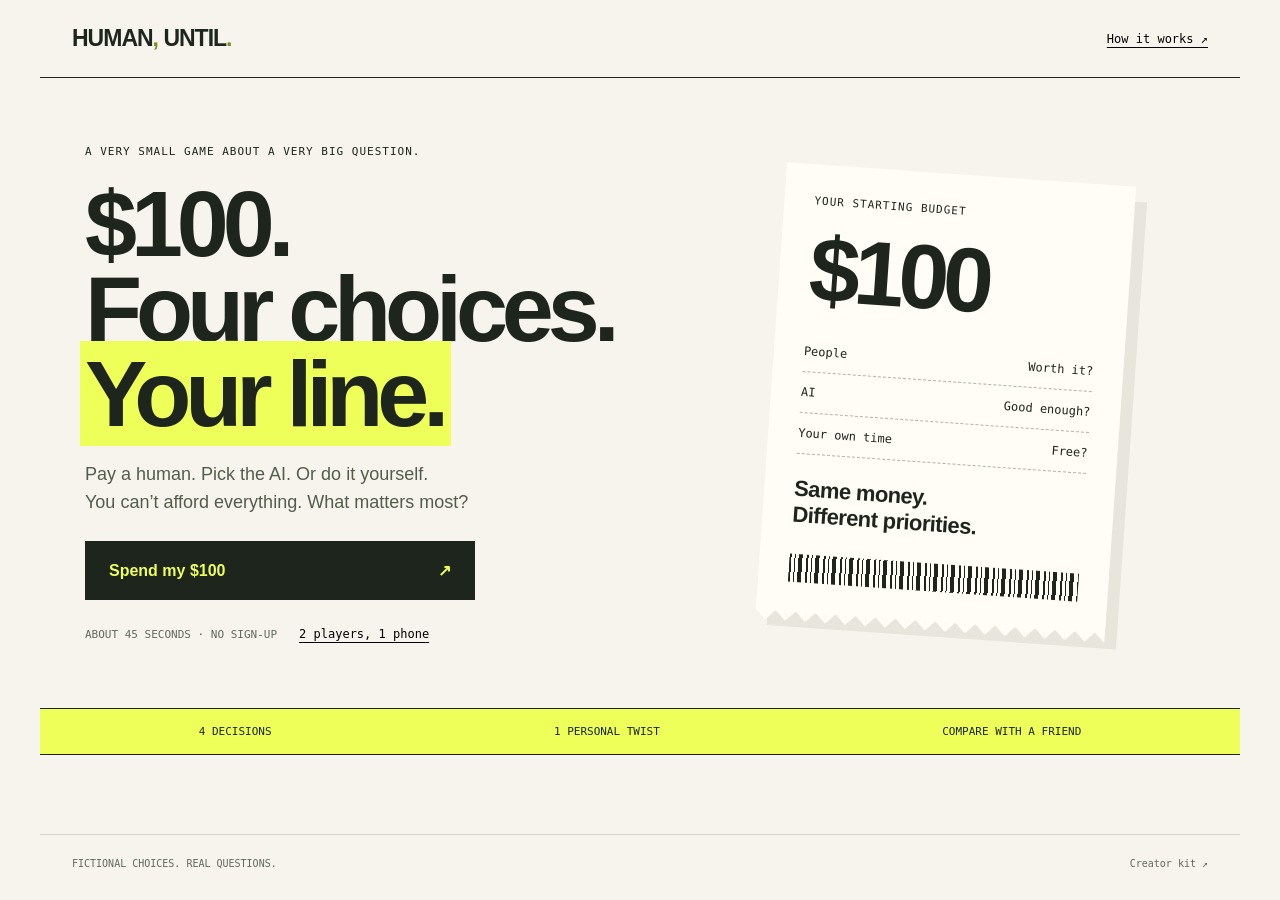
<file: docs/index.html>
<!doctype html><html lang="en"><head><meta charset="utf-8"><meta name="viewport" content="width=device-width,initial-scale=1"><meta name="theme-color" content="#eeff59"><title>HUMAN, UNTIL. | $100. Four choices. Where’s your line?</title><meta name="description" content="Spend $100 across four human-or-AI decisions. Then see what changes when it’s your work. Compare with a friend. No sign-up."><meta property="og:title" content="$100. Four choices. Where’s your line?"><meta property="og:description" content="HUMAN, UNTIL. Play first. Compare with a friend."><meta property="og:type" content="website"><meta property="og:url" content="https://shemyakovcapt-beep.github.io/human-until/"><meta property="og:image" content="https://shemyakovcapt-beep.github.io/human-until/social.png"><meta name="twitter:card" content="summary_large_image"><link rel="icon" href="icon.svg" type="image/svg+xml"><link rel="stylesheet" href="v2.css"></head><body><header><a class="brand" href="./">HUMAN<span>,</span> UNTIL<span>.</span></a><button class="quiet" id="about">How it works ↗</button></header><main id="app"></main><footer><span>FICTIONAL CHOICES. REAL QUESTIONS.</span><a href="studio.html">Creator kit ↗</a></footer><div id="toast" role="status" aria-live="polite"></div><dialog id="info"><button id="close-info" class="close" aria-label="Close">×</button><p class="eyebrow">THE PREMISE</p><h2>Small budget.<br>Big questions.</h2><p>Spend up to $100 across four invented purchases. Choose a person, choose AI, or do the work yourself. There is no timer and no score for being a good person.</p><p>Assume either paid option meets the brief and is properly licensed. DIY costs your time. All prices and times are fictional. Real decisions depend on quality, rights, working conditions, and what you can afford.</p><p>Your last solo receipt for each set is saved in this browser, so a friend’s reply can be compared without playing again. You can clear these saved receipts below. A friend link contains your choices in the URL fragment, so anyone with it can read them. No account, camera, microphone, or live AI connection is used. Hosting may keep normal access logs.</p><p>Three sets of dilemmas rotate daily in UTC. Friend links always preserve the original set. There is no global leaderboard or invented crowd statistic.</p><button class="quiet" id="clear-saved">Clear saved receipts</button><p>Made with AI assistance. That’s part of the conversation.</p></dialog><noscript><p class="nojs">This game needs JavaScript to run. Please enable it and reload.</p></noscript><script type="module" src="v2.js"></script></body></html>
</file>
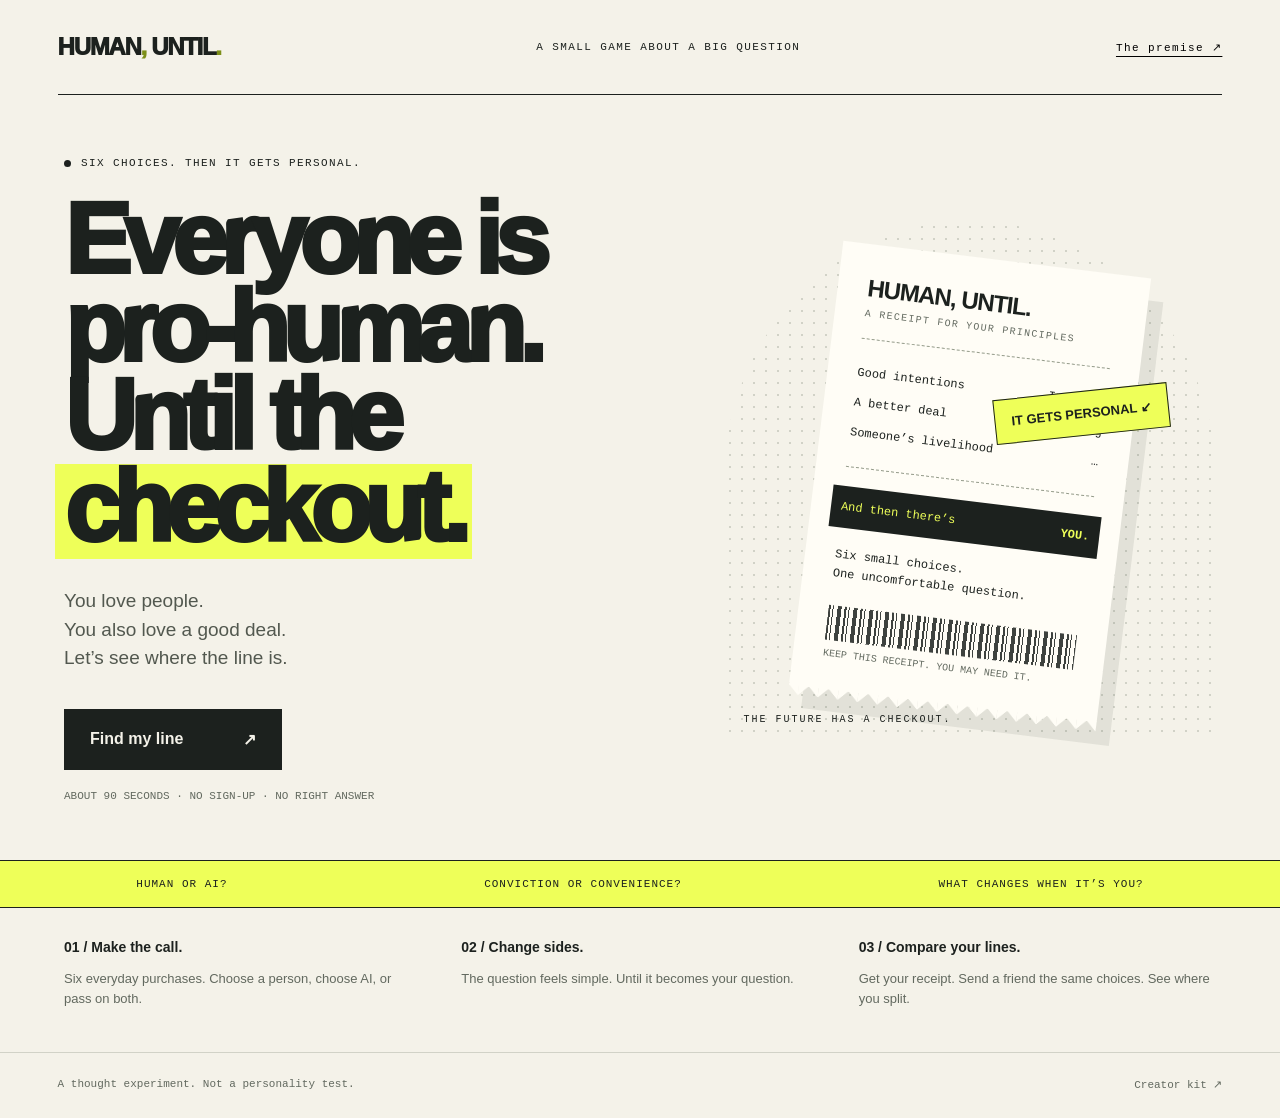
<file: docs/v1/index.html>
<!doctype html>
<html lang="en"><head><meta charset="utf-8"><meta name="viewport" content="width=device-width,initial-scale=1"><meta name="theme-color" content="#eeff59"><title>HUMAN, UNTIL. — What changes when it’s you?</title><meta name="description" content="Everyone is pro-human. Until the checkout. Six choices. One uncomfortable twist. Play, get your receipt, and compare with a friend."><meta property="og:title" content="HUMAN, UNTIL."><meta property="og:description" content="Everyone is pro-human. Until the checkout. Six choices. Then it gets personal."><meta property="og:type" content="website"><meta property="og:url" content="https://shemyakovcapt-beep.github.io/human-until/"><meta property="og:image" content="https://shemyakovcapt-beep.github.io/human-until/social.png"><meta name="twitter:card" content="summary_large_image"><link rel="icon" href="icon.svg" type="image/svg+xml"><link rel="stylesheet" href="style.css"></head>
<body><header class="topbar"><a href="./" class="wordmark" aria-label="Human Until home">HUMAN<span>,</span> UNTIL<span>.</span></a><span class="topnote">A SMALL GAME ABOUT A BIG QUESTION</span><button id="about" class="text-button">The premise ↗</button></header><main id="app"></main><footer><span>A thought experiment. Not a personality test.</span><a href="../studio.html">Creator kit ↗</a></footer><div id="toast" role="status" aria-live="polite"></div><dialog id="info"><button id="close-info" class="close" aria-label="Close">×</button><p class="eyebrow">READ THE SMALL PRINT</p><h2>Fictional prices.<br>Real questions.</h2><p>All six situations and prices are invented. Assume both options meet the brief and that the AI options are properly licensed. This is a simplified thought experiment, not a claim that AI can replace every professional.</p><p>You can pass on any purchase. There is no timer, correct answer, or score for being a good person. Context, budget, quality, rights, and working conditions matter in real life.</p><p>No account, camera, microphone, or AI connection is needed. The game does not send your choices to a server. A challenge link contains your seven choices in its URL fragment; anyone you share it with can decode them. Hosting may keep standard access logs.</p><p>Made with AI assistance. Yes, that is part of the conversation.</p><a href="../studio.html#context">Sources & launch notes ↗</a></dialog><script type="module" src="app.js"></script></body></html>
</file>
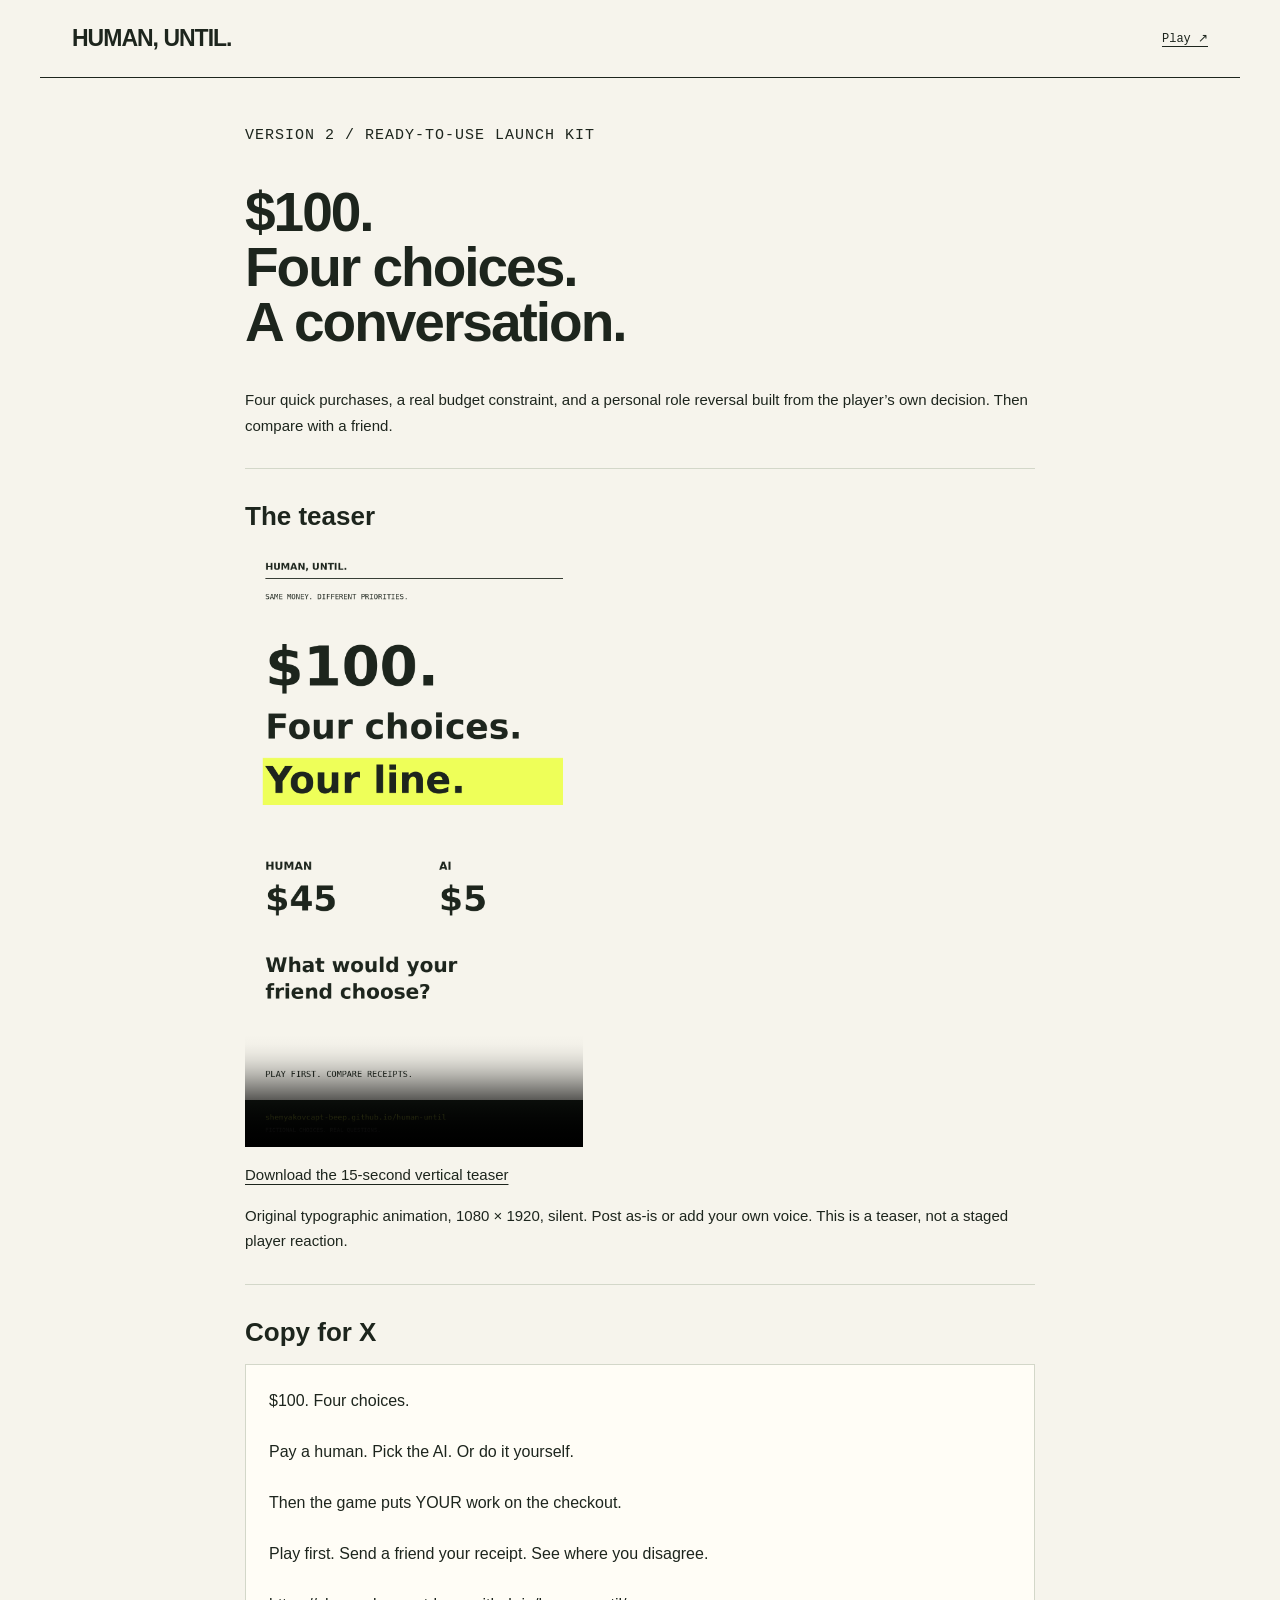
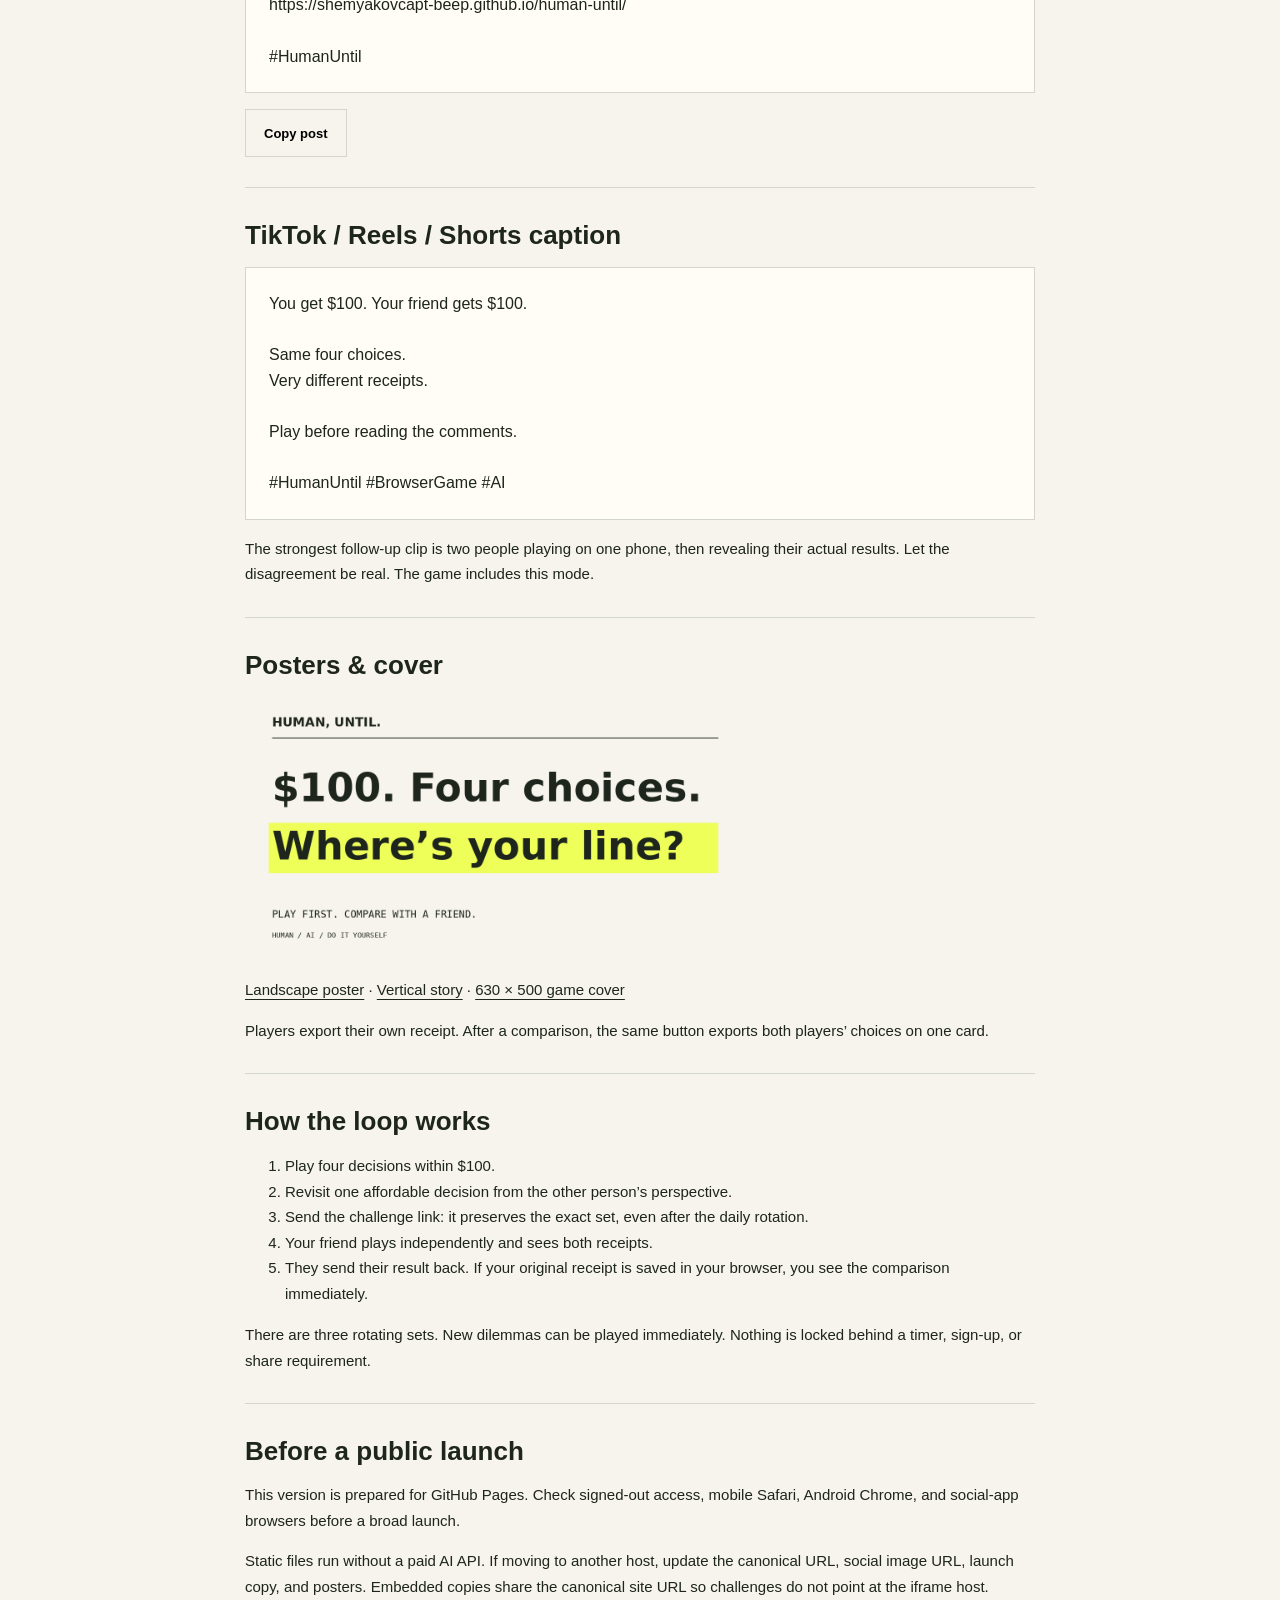
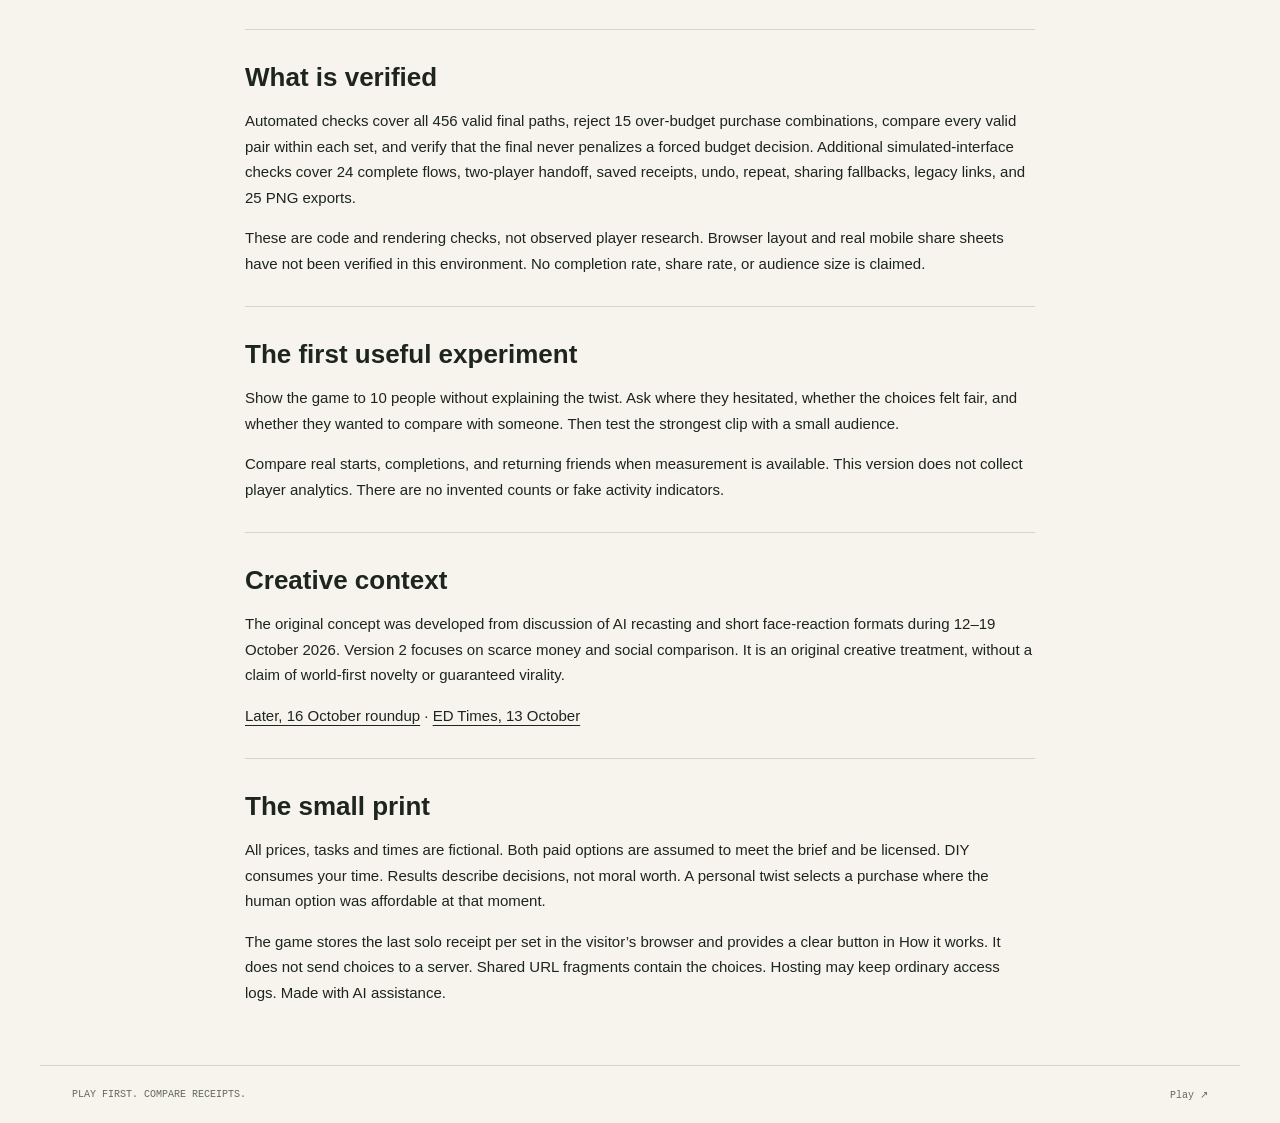
<file: docs/studio.html>
<!doctype html><html lang="en"><head><meta charset="utf-8"><meta name="viewport" content="width=device-width,initial-scale=1"><title>Launch kit | HUMAN, UNTIL.</title><link rel="stylesheet" href="v2.css"><link rel="icon" href="icon.svg"></head><body><header><a class="brand" href="./">HUMAN, UNTIL.</a><a class="quiet" href="./">Play ↗</a></header><main class="studio"><p class="eyebrow">VERSION 2 / READY-TO-USE LAUNCH KIT</p><h1>$100.<br>Four choices.<br>A conversation.</h1><p>Four quick purchases, a real budget constraint, and a personal role reversal built from the player’s own decision. Then compare with a friend.</p><section><h2>The teaser</h2><video controls playsinline preload="metadata" poster="story.png" style="display:block;max-height:600px;max-width:100%" aria-label="Fifteen-second Human Until teaser"><source src="teaser.mp4" type="video/mp4"></video><p><a href="teaser.mp4" download="human-until-teaser.mp4">Download the 15-second vertical teaser</a></p><p>Original typographic animation, 1080 × 1920, silent. Post as-is or add your own voice. This is a teaser, not a staged player reaction.</p></section><section><h2>Copy for X</h2><pre id="post">$100. Four choices.

Pay a human. Pick the AI. Or do it yourself.

Then the game puts YOUR work on the checkout.

Play first. Send a friend your receipt. See where you disagree.

https://shemyakovcapt-beep.github.io/human-until/

#HumanUntil</pre><button class="alt" id="copy-post">Copy post</button></section><section><h2>TikTok / Reels / Shorts caption</h2><pre>You get $100. Your friend gets $100.

Same four choices.
Very different receipts.

Play before reading the comments.

#HumanUntil #BrowserGame #AI</pre><p>The strongest follow-up clip is two people playing on one phone, then revealing their actual results. Let the disagreement be real. The game includes this mode.</p></section><section><h2>Posters & cover</h2><img src="social.png" alt="$100. Four choices. Where’s your line?"><p><a href="social.png" download="human-until-landscape.png">Landscape poster</a> · <a href="story.png" download="human-until-story.png">Vertical story</a> · <a href="itch-cover.png" download="human-until-cover.png">630 × 500 game cover</a></p><p>Players export their own receipt. After a comparison, the same button exports both players’ choices on one card.</p></section><section><h2>How the loop works</h2><ol><li>Play four decisions within $100.</li><li>Revisit one affordable decision from the other person’s perspective.</li><li>Send the challenge link: it preserves the exact set, even after the daily rotation.</li><li>Your friend plays independently and sees both receipts.</li><li>They send their result back. If your original receipt is saved in your browser, you see the comparison immediately.</li></ol><p>There are three rotating sets. New dilemmas can be played immediately. Nothing is locked behind a timer, sign-up, or share requirement.</p></section><section><h2>Before a public launch</h2><p>This version is prepared for GitHub Pages. Check signed-out access, mobile Safari, Android Chrome, and social-app browsers before a broad launch.</p><p>Static files run without a paid AI API. If moving to another host, update the canonical URL, social image URL, launch copy, and posters. Embedded copies share the canonical site URL so challenges do not point at the iframe host.</p></section><section><h2>What is verified</h2><p>Automated checks cover all 456 valid final paths, reject 15 over-budget purchase combinations, compare every valid pair within each set, and verify that the final never penalizes a forced budget decision. Additional simulated-interface checks cover 24 complete flows, two-player handoff, saved receipts, undo, repeat, sharing fallbacks, legacy links, and 25 PNG exports.</p><p>These are code and rendering checks, not observed player research. Browser layout and real mobile share sheets have not been verified in this environment. No completion rate, share rate, or audience size is claimed.</p></section><section><h2>The first useful experiment</h2><p>Show the game to 10 people without explaining the twist. Ask where they hesitated, whether the choices felt fair, and whether they wanted to compare with someone. Then test the strongest clip with a small audience.</p><p>Compare real starts, completions, and returning friends when measurement is available. This version does not collect player analytics. There are no invented counts or fake activity indicators.</p></section><section id="context"><h2>Creative context</h2><p>The original concept was developed from discussion of AI recasting and short face-reaction formats during 12–19 October 2026. Version 2 focuses on scarce money and social comparison. It is an original creative treatment, without a claim of world-first novelty or guaranteed virality.</p><p><a href="https://later.com/blog/tiktok-trends/" target="_blank" rel="noopener">Later, 16 October roundup</a> · <a href="https://edtimes.in/what-is-the-viral-hotel-lobby-ai-trend/" target="_blank" rel="noopener">ED Times, 13 October</a></p></section><section><h2>The small print</h2><p>All prices, tasks and times are fictional. Both paid options are assumed to meet the brief and be licensed. DIY consumes your time. Results describe decisions, not moral worth. A personal twist selects a purchase where the human option was affordable at that moment.</p><p>The game stores the last solo receipt per set in the visitor’s browser and provides a clear button in How it works. It does not send choices to a server. Shared URL fragments contain the choices. Hosting may keep ordinary access logs. Made with AI assistance.</p></section></main><footer><span>PLAY FIRST. COMPARE RECEIPTS.</span><a href="./">Play ↗</a></footer><script>document.querySelector('#copy-post').onclick=async function(){const t=document.querySelector('#post').textContent;try{await navigator.clipboard.writeText(t);this.textContent='Copied';}catch{window.prompt('Copy the post:',t);}};</script></body></html>
</file>
<file: docs/v2.css>
:root{--ink:#1d251d;--paper:#f6f4ec;--acid:#eeff59;--grey:#62695e;--line:#d3d7c9;--mono:ui-monospace,SFMono-Regular,Consolas,monospace}*{box-sizing:border-box}body{margin:0;background:var(--paper);color:var(--ink);font-family:Arial,Helvetica,sans-serif}button,a{-webkit-tap-highlight-color:transparent}button{font:inherit;cursor:pointer}a{color:inherit;text-decoration:none}a:hover{text-decoration:underline}button:focus-visible,a:focus-visible,summary:focus-visible{outline:3px solid #6e801b;outline-offset:4px}button:disabled{cursor:not-allowed}header{height:78px;display:flex;align-items:center;justify-content:space-between;max-width:1200px;margin:auto;padding:0 32px;border-bottom:1px solid var(--ink)}.brand{font-size:23px;font-weight:900;letter-spacing:-1px}.brand span{color:#7e8d22}.quiet{background:none;border:0;font:12px var(--mono);padding:12px 0;text-decoration:underline;text-underline-offset:4px}.eyebrow,.micro{font:11px/1.6 var(--mono);letter-spacing:1px}.eyebrow{margin:0 0 20px}.micro{color:var(--grey);letter-spacing:0}main{min-height:calc(100svh - 144px);max-width:1200px;margin:auto}.home{display:grid;grid-template-columns:1.05fr .95fr;gap:60px;padding:65px 45px 55px;align-items:center}.home h1{font-size:clamp(60px,7.3vw,100px);line-height:.91;letter-spacing:-.065em;margin:0 0 25px}.home h1 span{background:var(--acid);box-shadow:8px 0 var(--acid),-5px 0 var(--acid)}.lede{font-size:18px;line-height:1.55;color:#535d4d;max-width:500px;margin:0 0 25px}.primary{background:var(--ink);color:var(--acid);border:1px solid var(--ink);display:flex;align-items:center;justify-content:space-between;gap:30px;padding:19px 23px;font-weight:750;font-size:16px;min-height:58px}.primary:hover{background:#35412c}.primary:active,.option:active{transform:translateY(1px)}.home .primary{width:100%;max-width:390px}.alt{background:transparent;border:1px solid var(--line);padding:15px 18px;min-height:48px;font-weight:600;font-size:13px}.alt:hover{border-color:var(--ink);background:#fff}.home-secondary{margin-top:15px;display:flex;align-items:center;gap:22px}.ticket{background:#fffdf6;box-shadow:12px 15px 0 #20281a12;padding:30px;transform:rotate(4deg);max-width:350px;width:100%;margin:20px auto;position:relative}.ticket:after{content:'';position:absolute;bottom:-12px;left:0;right:0;height:13px;background:linear-gradient(135deg,#fffdf6 25%,transparent 25%) -10px 0,linear-gradient(225deg,#fffdf6 25%,transparent 25%) -10px 0;background-size:20px 24px}.ticket-head{font:11px var(--mono);letter-spacing:1px}.ticket-big{font-size:91px;line-height:1.1;letter-spacing:-6px;font-weight:900;margin:12px 0}.ticket-row{display:flex;justify-content:space-between;font:12px var(--mono);padding:13px 0;border-bottom:1px dashed #aeb4a3}.ticket p{font-size:22px;font-weight:800;line-height:1.2;letter-spacing:-.6px}.barcode{height:28px;background:repeating-linear-gradient(90deg,var(--ink) 0 2px,transparent 2px 5px,var(--ink) 5px 6px,transparent 6px 9px,var(--ink) 9px 13px,transparent 13px 17px);margin-top:25px}.tagline{display:flex;justify-content:space-around;background:var(--acid);border-block:1px solid var(--ink);padding:16px 25px;gap:15px;font:11px var(--mono)}footer{max-width:1200px;margin:auto;border-top:1px solid var(--line);padding:23px 32px;display:flex;justify-content:space-between;gap:16px;font:10px var(--mono);color:var(--grey)}.challenge-note{background:var(--acid);font:12px/1.5 var(--mono);padding:14px 32px}.play{max-width:790px;padding:32px 30px 45px;margin:auto}.gamebar{display:flex;justify-content:space-between;align-items:center;margin-bottom:20px}.pack{font:11px var(--mono);text-transform:uppercase;letter-spacing:1px}.wallet{display:flex;align-items:baseline;gap:8px}.wallet strong{font-size:29px;letter-spacing:-1px}.wallet span{font:11px var(--mono);color:var(--grey)}.track{height:5px;display:flex;gap:5px;margin:0 0 35px}.track i{flex:1;background:var(--line)}.track i.done{background:var(--ink)}.track i.active{background:#97a822}.play h1{font-size:clamp(38px,5vw,59px);line-height:1.02;letter-spacing:-.05em;margin:0 0 14px}.story{font-size:18px;line-height:1.5;color:#535d4d;margin:0 0 25px;max-width:600px}.options{display:grid;grid-template-columns:1fr 1fr;gap:14px}.option{text-align:left;border:1px solid #aab29f;background:transparent;min-height:163px;padding:22px;position:relative;transition:background .15s,border-color .15s}.option:hover:not(:disabled){background:white;border-color:var(--ink)}.option.ai:hover:not(:disabled){background:var(--acid)}.option .option-top{font:11px var(--mono);letter-spacing:1.5px;display:flex;justify-content:space-between}.option .price{font-size:47px;font-weight:850;letter-spacing:-2px;display:block;margin:13px 0 7px}.option .option-note{font-size:13px;color:var(--grey);display:block;line-height:1.5}.option:disabled{border-color:var(--line);background:#eaece4;color:#70786b}.option:disabled .option-note{color:#62695e}.diy{width:100%;margin-top:12px;padding:17px 20px;background:transparent;border:1px solid var(--line);text-align:left;display:flex;justify-content:space-between;align-items:center;gap:15px;font-size:13px}.diy:hover{background:white;border-color:#89917c}.diy strong{font-size:16px}.round-foot{display:flex;align-items:center;justify-content:space-between;margin-top:15px;gap:20px}.round-foot .micro{font-size:10px}.back{border:0;background:none;padding:12px 0;font-size:12px;text-decoration:underline;white-space:nowrap}.choice-history{display:flex;gap:8px;margin-top:20px}.choice-history span{width:23px;height:23px;display:grid;place-items:center;font:11px var(--mono);background:#e5e8de}.choice-history span.H{background:var(--ink);color:white}.choice-history span.A{background:var(--acid)}.reveal{background:var(--ink);color:var(--paper);padding:55px max(30px,10%);min-height:calc(100svh - 145px)}.reveal .eyebrow{color:var(--acid)}.reveal h1{font-size:clamp(50px,6.5vw,83px);line-height:.98;letter-spacing:-.06em;margin:0 0 25px;max-width:800px}.reveal h1 em{font-style:normal;color:var(--acid)}.reveal .story{color:#ccd2c5;max-width:650px;font-size:18px}.mirror-invoice{border-top:1px solid #697360;border-bottom:1px solid #697360;display:flex;justify-content:space-between;max-width:650px;gap:25px;padding:20px 0;margin:25px 0}.mirror-invoice span{font:11px var(--mono);color:#ccd2c5;display:block;margin-bottom:8px}.mirror-invoice strong{font-size:40px;letter-spacing:-1px}.reveal .options{max-width:700px}.reveal .option{color:var(--paper);border-color:#79816f;min-height:105px}.reveal .option:hover{background:var(--acid);color:var(--ink)}.reveal .option b{font-size:17px;display:block;line-height:1.4;margin-bottom:8px}.reveal .option small{font-size:12px;line-height:1.4;opacity:.8}.reveal .back{color:#d7dccf}.reveal .micro{color:#b3bca8}.result{max-width:1020px;padding:42px 32px 50px;margin:auto}.result-grid{display:grid;grid-template-columns:1.15fr .85fr;gap:50px;align-items:start}.result h1{font-size:clamp(40px,5.6vw,69px);line-height:.97;letter-spacing:-.055em;margin:0 0 20px}.result .lede{font-size:16px}.result .primary{width:100%;margin-bottom:10px}.buttons{display:flex;gap:10px;flex-wrap:wrap;margin-bottom:15px}.buttons .alt{flex:1}.result-card{background:var(--acid);padding:28px;border:1px solid var(--ink);position:relative}.card-label{font:10px var(--mono);letter-spacing:1.2px}.big-score{font-size:91px;line-height:1;letter-spacing:-7px;font-weight:900;margin:24px 0 2px}.score-label{font-size:15px;font-weight:700}.card-choices{display:flex;gap:7px;margin:24px 0}.card-choices span{width:38px;height:38px;display:grid;place-items:center;background:#ffffff50;font:16px var(--mono)}.card-choices .H{background:var(--ink);color:white}.card-personal{border-top:1px solid var(--ink);padding-top:17px;font-size:20px;font-weight:800;letter-spacing:-.5px;line-height:1.25}.card-personal small{font:10px var(--mono);letter-spacing:1px;display:block;margin-bottom:9px}.card-footer{font:10px/1.6 var(--mono);margin-top:22px}.comparison{margin:30px 0 20px;border:1px solid var(--ink);padding:25px;max-width:800px}.comparison h2{font-size:32px;letter-spacing:-1px;margin:0 0 12px}.comparison .match-count{font-size:50px;letter-spacing:-3px;font-weight:900;display:inline-block;margin-right:8px}.comparison p{font-size:14px;line-height:1.55;color:var(--grey)}table{width:100%;border-collapse:collapse;font-size:13px}th,td{text-align:left;padding:12px 6px;border-bottom:1px solid var(--line)}th{font:10px var(--mono);color:var(--grey)}tr.split td{background:#eeff5940}.versus{padding:20px 0;font-size:14px}.result details{margin-top:25px;border-top:1px solid var(--line);padding-top:18px;font-size:13px;line-height:1.6;max-width:800px}.result summary{cursor:pointer;font-weight:700}.result details p{color:var(--grey)}.local-intro{text-align:center;max-width:650px;padding:90px 25px;margin:auto}.local-intro h1{font-size:64px;line-height:.95;letter-spacing:-3px}.local-intro .primary{width:100%}.local-intro p{font-size:18px;line-height:1.5}.local-intro .micro{font-size:12px}#toast{position:fixed;z-index:20;bottom:25px;left:50%;transform:translate(-50%,15px);opacity:0;pointer-events:none;background:var(--ink);color:var(--acid);padding:15px 20px;font-size:13px;max-width:92vw;transition:.15s}#toast.show{opacity:1;transform:translate(-50%,0)}dialog{max-width:560px;width:calc(100% - 30px);background:var(--paper);color:var(--ink);border:1px solid var(--ink);padding:35px}dialog::backdrop{background:#182014aa}dialog h2{font-size:39px;line-height:1;letter-spacing:-1.5px}dialog p{font-size:14px;line-height:1.6}.close{position:absolute;right:12px;top:8px;font-size:30px;background:none;border:0}.nojs{padding:40px}.studio{max-width:850px;padding:45px 30px;margin:auto}.studio h1{font-size:55px;letter-spacing:-2px;line-height:1}.studio h2{font-size:26px;margin:32px 0 15px}.studio p,.studio li{font-size:15px;line-height:1.7}.studio pre{white-space:pre-wrap;font:16px/1.6 Arial;background:#fffdf6;border:1px solid var(--line);padding:23px}.studio section{border-top:1px solid var(--line);margin-top:30px}.studio a{text-decoration:underline;text-underline-offset:4px}.studio img{max-width:100%;width:500px}h1:focus{outline:none}@media(max-width:800px){.home{gap:30px;padding-inline:30px}.home h1{font-size:67px}.ticket{padding:23px}.result-grid{gap:25px}}@media(max-width:600px){header{height:65px;padding:0 20px}.brand{font-size:20px}.quiet{font-size:10px}main{min-height:calc(100svh - 124px)}.home{display:block;padding:32px 25px 30px}.home h1{font-size:clamp(58px,15vw,80px);max-width:420px}.home .lede{font-size:16px;margin-bottom:22px}.home .eyebrow{font-size:10px;margin-bottom:20px}.home .primary{max-width:none}.home-secondary{justify-content:space-between;gap:10px}.ticket{display:none}.tagline{font-size:9px;padding:15px 18px;flex-wrap:wrap;gap:9px 15px}footer{font-size:9px;padding:20px;line-height:1.5}.challenge-note{font-size:11px;padding:12px 20px}.play{padding:22px 20px 30px}.gamebar{margin-bottom:16px}.pack{font-size:10px}.wallet strong{font-size:27px}.track{margin-bottom:27px}.play h1{font-size:40px;max-width:410px}.story{font-size:16px;line-height:1.45;margin-bottom:22px}.options{gap:10px}.option{padding:19px 15px;min-height:152px}.option .price{font-size:43px}.option .option-top{font-size:10px;letter-spacing:.8px}.option .option-note{font-size:12px}.diy{padding:15px;font-size:12px;line-height:1.4}.round-foot{gap:16px;align-items:start}.round-foot .micro{font-size:9px}.reveal{padding:35px 22px;min-height:calc(100svh - 124px)}.reveal h1{font-size:54px}.reveal .story{font-size:16px}.mirror-invoice{padding:16px 0;margin:21px 0}.mirror-invoice strong{font-size:34px}.reveal .options{grid-template-columns:1fr;gap:10px}.reveal .option{min-height:84px;padding:16px 18px}.reveal .option b{font-size:16px;margin-bottom:4px}.result{padding:28px 22px 35px}.result-grid{display:flex;flex-direction:column;gap:20px}.result-grid>div{width:100%}.result h1{font-size:49px}.result .eyebrow{font-size:10px;margin-bottom:18px}.result-card{max-width:380px;margin:auto;padding:23px}.big-score{font-size:79px;margin-top:18px}.result .lede{font-size:15px}.result .primary{padding:18px 20px}.buttons{gap:8px}.buttons .alt{font-size:12px;padding:14px 9px}.comparison{padding:18px;margin-top:23px}.comparison h2{font-size:28px}.comparison p{font-size:13px}th,td{padding:11px 4px;font-size:11px}th{font-size:9px}.local-intro{padding:60px 24px}.local-intro h1{font-size:55px}.studio{padding:30px 22px}.studio h1{font-size:43px}}@media(max-width:360px){.home h1{font-size:55px}.play h1{font-size:35px}.option .option-note{font-size:11px}.pack{letter-spacing:0}.reveal h1{font-size:47px}.result h1{font-size:44px}}@media(prefers-reduced-motion:reduce){*,*:before,*:after{transition:none!important;animation:none!important;scroll-behavior:auto!important}}
</file>
<file: docs/v1/style.css>
:root{--ink:#1c211e;--paper:#f4f2e9;--acid:#eeff59;--muted:#62695f;--line:#d1d2c7;--pink:#ffb9a5;--mono:ui-monospace,SFMono-Regular,Consolas,monospace}*{box-sizing:border-box}body{margin:0;background:var(--paper);color:var(--ink);font-family:Arial,Helvetica,sans-serif}button,a{-webkit-tap-highlight-color:transparent}button{font:inherit;cursor:pointer}a{color:inherit;text-decoration:none}a:hover{text-decoration:underline}button:focus-visible,a:focus-visible{outline:3px solid #617a15;outline-offset:5px}.topbar{margin:0 4.5%;height:95px;border-bottom:1px solid var(--ink);display:flex;align-items:center;justify-content:space-between;gap:20px}.wordmark{font-size:24px;font-weight:950;letter-spacing:-1.3px;white-space:nowrap}.wordmark span{color:#7c8f18}.topnote,.eyebrow,.text-button,.meta{font:11px var(--mono);letter-spacing:1.4px}.text-button{border:0;background:none;padding:10px 0;text-decoration:underline;text-underline-offset:5px}main{max-width:1440px;margin:auto;min-height:calc(100svh - 173px)}footer{border-top:1px solid var(--line);padding:25px 4.5%;display:flex;gap:20px;justify-content:space-between;font:11px var(--mono);color:var(--muted)}.hero{padding:62px 5% 54px;display:grid;grid-template-columns:1.1fr .9fr;gap:5%;align-items:center}.eyebrow{display:flex;align-items:center;gap:10px;margin:0 0 27px}.dot{width:7px;height:7px;border-radius:50%;background:currentColor;display:inline-block}.hero h1{font-size:clamp(64px,7.8vw,112px);line-height:.88;letter-spacing:-.075em;font-weight:950;margin:0 0 28px;max-width:720px}.hero h1 em{font-style:normal;background:var(--acid);display:inline-block;padding:0 9px 8px;margin:4px -9px 0}.lede{font-size:19px;line-height:1.5;max-width:400px;color:#52584f}.primary{background:var(--ink);color:var(--paper);padding:20px 25px;display:inline-flex;justify-content:space-between;align-items:center;gap:60px;font-size:16px;font-weight:700;border:1px solid var(--ink);transition:transform .15s,background .15s}.primary:hover{background:#35412d;transform:translateY(-2px)}.hero .primary{margin:17px 0}.subnote{font:11px var(--mono);color:var(--muted);line-height:1.7}.hero-art{position:relative;min-height:520px;display:flex;align-items:center;justify-content:center;background:radial-gradient(var(--line) .8px,transparent .8px);background-size:12px 12px;border-radius:50% 50% 4% 4%}.receipt-preview{background:#fffdf6;width:310px;padding:30px;transform:rotate(7deg);box-shadow:15px 22px 0 #20281a15;position:relative}.receipt-preview:after,.receipt:after{content:'';position:absolute;bottom:-12px;left:0;right:0;height:13px;background:linear-gradient(135deg,#fffdf6 25%,transparent 25%) -10px 0,linear-gradient(225deg,#fffdf6 25%,transparent 25%) -10px 0;background-size:20px 24px}.receipt-preview .stamp{position:absolute;background:var(--acid);font-size:13px;padding:14px 16px;right:-35px;top:120px;transform:rotate(-13deg);font-weight:800;border:1px solid var(--ink)}.receipt-name{font-size:24px;letter-spacing:-1.2px;font-weight:900;margin-bottom:6px}.dash{border-bottom:1px dashed #949b8a;margin:19px 0}.mini-row{display:flex;justify-content:space-between;font:12px var(--mono);padding:8px 0}.mini-row.danger{background:var(--ink);color:var(--acid);margin:10px -10px;padding:14px 10px}.barcode{height:35px;margin-top:22px;background:repeating-linear-gradient(90deg,var(--ink) 0 2px,transparent 2px 4px,var(--ink) 4px 5px,transparent 5px 9px,var(--ink) 9px 13px,transparent 13px 16px);opacity:.85}.art-label{position:absolute;bottom:16px;left:20px;font:10px var(--mono);letter-spacing:2px}.ticker{background:var(--acid);border-top:1px solid var(--ink);border-bottom:1px solid var(--ink);display:flex;justify-content:space-around;gap:18px;padding:17px;font:11px var(--mono);letter-spacing:1px}.intro-bottom{display:grid;grid-template-columns:repeat(3,1fr);padding:30px 5%;gap:40px}.intro-bottom b{font-size:14px}.intro-bottom p{font-size:13px;color:var(--muted);line-height:1.55}.game{max-width:1030px;padding:40px 30px 60px;margin:auto;animation:arrive .3s ease}.game-top{display:flex;align-items:center;justify-content:space-between;gap:20px;margin-bottom:40px}.steps{display:flex;gap:6px;flex:1;max-width:340px}.steps i{height:4px;background:var(--line);flex:1}.steps i.done{background:var(--ink)}.steps i.current{background:#9eaf25}.counter{font:12px var(--mono);color:var(--muted)}.question-layout{display:grid;grid-template-columns:1fr 160px;gap:15px;align-items:center}.game h1,.mirror h1{font-size:clamp(40px,5vw,65px);line-height:1;letter-spacing:-3px;margin:0 0 20px}.game .story{font-size:19px;line-height:1.55;max-width:650px;margin:0;color:#52584f}.scenario-icon{width:140px;height:140px;border-radius:50%;background:var(--acid);display:flex;align-items:center;justify-content:center;transform:rotate(-5deg)}.scenario-icon svg{width:75px;height:75px;fill:none;stroke:var(--ink);stroke-width:2;stroke-linecap:round;stroke-linejoin:round}.choices{display:grid;grid-template-columns:1fr 1fr;gap:18px;margin-top:32px}.choice{background:transparent;border:1px solid #b8bcb0;text-align:left;padding:26px 27px;position:relative;transition:background .15s,transform .15s}.choice:hover{background:white;transform:translateY(-3px);border-color:var(--ink)}.choice.ai:hover{background:var(--acid)}.choice .label{font:11px var(--mono);letter-spacing:2px;display:block;margin-bottom:14px}.choice .price{font-size:52px;letter-spacing:-3px;line-height:1;font-weight:800;display:block;margin-bottom:17px}.choice .desc{font-size:16px;line-height:1.4;display:block;padding-right:20px}.choice .arrow{position:absolute;right:25px;top:24px;font-size:24px}.choice .key{position:absolute;right:22px;bottom:22px;color:#838a7c;font:10px var(--mono);border:1px solid var(--line);padding:4px}.round-bottom{display:flex;justify-content:space-between;gap:20px;align-items:center;margin-top:21px}.round-bottom p{font-size:13px;color:var(--muted);font-style:italic;max-width:65%;line-height:1.5}.pass{border:0;background:none;color:var(--muted);font:11px var(--mono);padding:15px 0;text-decoration:underline;text-underline-offset:4px}.fineprint{font:10px var(--mono);color:var(--muted);line-height:1.7;margin-top:27px}.mirror{background:var(--ink);color:var(--paper);padding:70px max(5%,calc((100% - 970px)/2));min-height:700px;animation:arrive .5s ease}.mirror h1{font-size:clamp(55px,7vw,90px);max-width:850px;letter-spacing:-.06em}.mirror h1 span{color:var(--acid)}.mirror .lede{color:#bdc3b7;max-width:640px}.mirror .eyebrow{color:var(--acid)}.mirror-offer{display:flex;gap:20px;max-width:650px;margin:30px 0}.mirror-offer>div{border-top:1px solid #7b8373;flex:1;padding-top:18px}.mirror-offer b{font-size:40px;display:block;margin-top:8px;letter-spacing:-2px}.mirror-offer span{font:12px var(--mono)}.mirror .choices{max-width:850px}.mirror .choice{color:var(--paper);border-color:#747b6b}.mirror .choice:hover{color:var(--ink);background:var(--acid)}.mirror .fineprint{color:#bdc3b7}.mirror .choice strong{font-size:19px;display:block;line-height:1.5;padding-right:25px}.mirror .choice small{display:block;margin-top:8px;font-size:12px;opacity:.75}.result-layout{display:grid;grid-template-columns:1.1fr .9fr;gap:60px;padding:60px 6%}.result-copy h1{font-size:clamp(42px,5.5vw,72px);letter-spacing:-.055em;line-height:.98;margin:0 0 25px}.result-copy .lede{font-size:17px;max-width:500px}.result-actions{display:flex;flex-wrap:wrap;gap:10px;margin:27px 0 18px}.secondary{border:1px solid var(--ink);background:transparent;padding:15px 20px;font-size:13px;font-weight:700}.secondary:hover{background:var(--acid)}.result-actions .primary{gap:25px;font-size:14px;padding:17px 20px}.receipt{position:relative;background:#fffdf6;padding:30px;width:100%;max-width:380px;box-shadow:12px 16px 0 #20281a10;margin:0 auto 20px;align-self:start}.receipt .receipt-name{font-size:29px}.receipt-heading{font:10px var(--mono);text-transform:uppercase;letter-spacing:1.3px;color:var(--muted)}.receipt .mini-row{font-size:11px}.receipt .total{font-size:24px;font-weight:900;letter-spacing:-1px}.receipt-message{font:12px var(--mono);line-height:1.6;margin:18px 0}.receipt-code{font:10px var(--mono);margin-top:8px;color:var(--muted)}.choice-tiles{display:flex;gap:5px;margin:20px 0}.choice-tiles span{background:var(--acid);width:29px;height:30px;font:14px var(--mono);display:grid;place-items:center}.choice-tiles span.h{background:var(--ink);color:white}.choice-tiles span.p{background:#e7e8df}.details{border-top:1px solid var(--line);margin-top:30px;padding-top:20px;font-size:13px;line-height:1.6;max-width:500px}.details summary{cursor:pointer;font-weight:700}.challenge-banner{background:var(--acid);padding:14px 20px;font:12px var(--mono);line-height:1.5}.comparison{border:1px solid var(--line);padding:22px;margin-top:24px;max-width:500px}.comparison h2{font-size:23px;letter-spacing:-.8px;margin:0 0 15px}.comparison table{border-collapse:collapse;width:100%;font-size:11px}.comparison td,.comparison th{padding:8px 3px;text-align:left;border-bottom:1px solid var(--line)}.comparison th{font:10px var(--mono);color:var(--muted)}dialog{border:1px solid var(--ink);max-width:580px;width:calc(100% - 35px);padding:40px;background:var(--paper);color:var(--ink)}dialog::backdrop{background:#1119;backdrop-filter:blur(5px)}dialog h2{font-size:36px;letter-spacing:-1.5px;margin:0 0 20px}dialog p{font-size:14px;line-height:1.65}.close{position:absolute;right:14px;top:10px;font-size:28px;background:none;border:0}#toast{position:fixed;bottom:30px;left:50%;transform:translate(-50%,20px);opacity:0;pointer-events:none;background:var(--ink);color:var(--acid);padding:16px 22px;z-index:5;font-size:13px;max-width:90%;transition:.2s}#toast.show{opacity:1;transform:translate(-50%,0)}.studio{max-width:1000px;padding:50px 30px 80px;margin:auto}.studio h1{font-size:clamp(50px,7vw,85px);line-height:.95;letter-spacing:-.06em;max-width:800px;margin:0 0 25px}.studio h2{font-size:28px;letter-spacing:-1px;margin:35px 0 16px}.studio p,.studio li{font-size:15px;line-height:1.7;max-width:760px}.studio section{border-top:1px solid var(--line);padding:0 0 20px;margin-top:35px}.studio pre{white-space:pre-wrap;background:#fffdf6;border:1px solid var(--line);padding:25px;font:16px/1.6 Arial}.studio table{width:100%;border-collapse:collapse;font-size:14px}.studio td,.studio th{padding:15px 10px;border-bottom:1px solid var(--line);text-align:left;line-height:1.5}.studio td:first-child{width:95px;font-family:var(--mono);font-size:12px}.studio .poster{max-width:500px;width:100%;border:1px solid var(--line)}.source-link{text-decoration:underline;text-underline-offset:4px}@keyframes arrive{from{opacity:0;transform:translateY(12px)}to{opacity:1;transform:translateY(0)}}@media(min-width:1500px){.hero{padding-top:90px;padding-bottom:80px}}@media(max-width:850px){.topnote{display:none}.hero{gap:15px}.hero-art{min-height:430px}.receipt-preview{width:270px;padding:22px}.hero h1{font-size:75px}.result-layout{gap:30px;padding:50px 4%}.game{padding-top:30px}}@media(max-width:650px){.topbar{height:74px;margin:0 6%}.wordmark{font-size:20px}.text-button{font-size:10px}.hero{display:block;padding:35px 7% 20px}.hero h1{font-size:clamp(58px,15.8vw,88px);max-width:500px}.hero .eyebrow{margin-bottom:25px;font-size:10px}.hero .lede{font-size:17px;max-width:330px}.hero .primary{width:100%;max-width:400px}.hero-art{min-height:390px;margin-top:30px}.receipt-preview{width:260px;padding:24px;transform:rotate(5deg)}.receipt-preview .stamp{right:-17px}.art-label{bottom:0}.ticker{justify-content:center;flex-wrap:wrap;font-size:9px;gap:10px 25px;padding:14px}.intro-bottom{grid-template-columns:1fr;gap:8px;padding:26px 7%}.intro-bottom p{margin:7px 0 16px}.intro-bottom b{font-size:15px}.game{padding:27px 6% 40px}.game-top{margin-bottom:30px}.steps{max-width:60%}.question-layout{grid-template-columns:1fr}.scenario-icon{display:none}.game h1{font-size:42px;letter-spacing:-2px;line-height:1.04}.game .eyebrow{font-size:10px;margin-bottom:18px}.game .story{font-size:16px;line-height:1.6}.choices{gap:10px;margin-top:24px}.choice{padding:20px 15px;min-height:190px}.choice .label{font-size:10px;letter-spacing:1px}.choice .price{font-size:44px;margin-top:10px}.choice .desc{font-size:13px;line-height:1.5;padding:0}.choice .arrow{right:13px;top:16px;font-size:17px}.choice .key{display:none}.round-bottom p{font-size:12px}.pass{font-size:10px;max-width:110px;text-align:right;line-height:1.7}.fineprint{font-size:9px}.mirror{padding:45px 7%;min-height:calc(100svh - 74px)}.mirror h1{font-size:62px}.mirror .lede{font-size:16px}.mirror .choices{grid-template-columns:1fr}.mirror .choice{min-height:0;padding:20px}.mirror .choice strong{font-size:17px}.mirror-offer b{font-size:34px}.result-layout{display:flex;flex-direction:column;padding:36px 7%;gap:30px}.result-copy h1{font-size:51px}.result-copy .eyebrow{font-size:10px;margin-bottom:22px}.result-actions{gap:8px}.result-actions .primary{width:100%}.result-actions .secondary{flex:1;padding:16px 12px;font-size:12px}.receipt{max-width:390px}.result-copy .lede{font-size:16px}footer{padding:22px 6%;font-size:9px;line-height:1.6;gap:25px}footer a{white-space:nowrap}dialog{padding:30px 25px}.studio{padding:35px 6%}.studio pre{font-size:14px}.studio td{font-size:12px;padding:12px 6px}}@media(prefers-reduced-motion:reduce){*,*:before,*:after{animation:none!important;transition:none!important;scroll-behavior:auto!important}}
</file>
